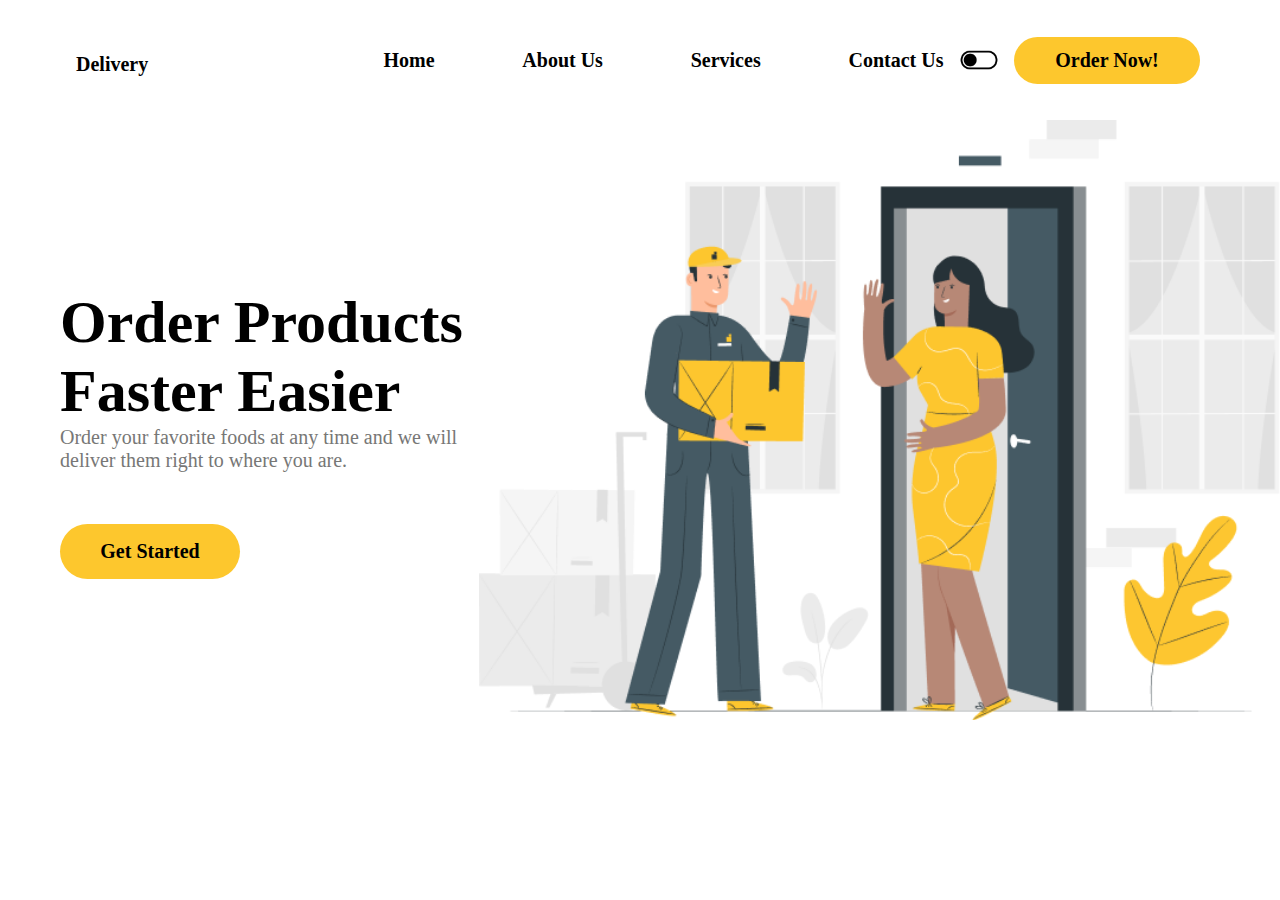
<file: index.html>
<!DOCTYPE html>
<html lang="en">

<head>
    <meta charset="UTF-8">
    <meta http-equiv="X-UA-Compatible" content="IE=edge">
    <meta name="viewport" content="width=device-width, initial-scale=1.0">
    <link rel="preconnect" href="https://fonts.googleapis.com">
    <link rel="preconnect" href="https://fonts.gstatic.com" crossorigin>
    <link
        href="https://fonts.googleapis.com/css2?family=Barlow&family=Poppins&family=Roboto&family=Solitreo&display=swap"
        rel="stylesheet">
    <link rel="stylesheet" href="style/style.css">
    <title>pirveli</title>
</head>

<body>
    <header>
        <h1> <a href="#">Delivery</a> </h1>
        <nav>
            <ul>
                <li> <a href="#">Home</a> </li>
                <li> <a href="#">About Us</a> </li>
                <li> <a href="#">Services</a> </li>
                <li> <a href="#">Contact Us</a> </li>
            </ul>
        </nav>
        <img src="img/switch.png" alt="switch">

        <p>
            Order Now!
        </p>


    </header>
    <main>
        <div class="pirveligverdi">
            <div class="pirvelidiv">
                <p class="pirvelip">Order Products
                    Faster Easier
                </p>
                <p class="meorep">Order your favorite foods at any time and we will deliver them right to where
                    you are.</p>
                <p class="gets">Get Started</p>
            </div>

            <div class="surati">
                <img src="img/Img.png" alt="delivery">
            </div>
        </div>
    </main>
    <footer></footer>


</body>

</html>
</file>
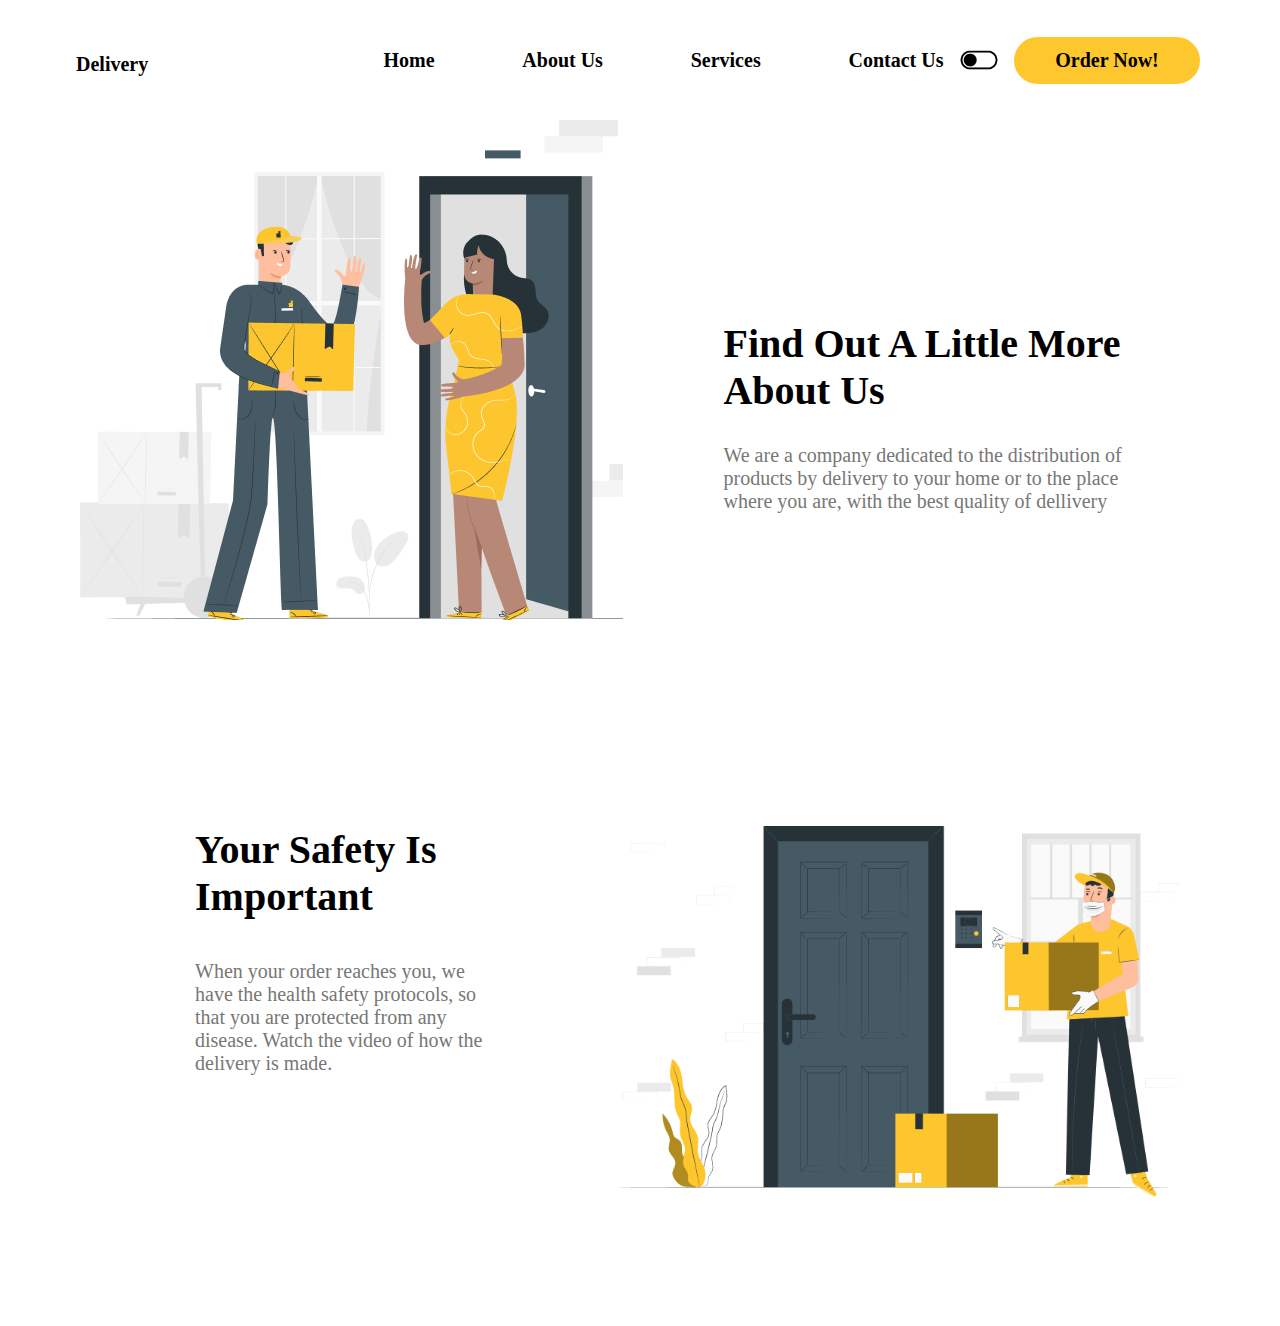
<file: meore.html>
<!DOCTYPE html>
<html lang="en">

<head>
    <meta charset="UTF-8">
    <meta http-equiv="X-UA-Compatible" content="IE=edge">
    <meta name="viewport" content="width=device-width, initial-scale=1.0">
    <link rel="stylesheet" href="style/style.css">
    <title>meore</title>
</head>

<body>
    <header>
        <h1> <a href="#">Delivery</a> </h1>
        <nav>
            <ul>
                <li> <a href="#">Home</a> </li>
                <li> <a href="#">About Us</a> </li>
                <li> <a href="#">Services</a> </li>
                <li> <a href="#">Contact Us</a> </li>
            </ul>
        </nav>
        <img src="img/switch.png" alt="switch">

        <p>
            Order Now!
        </p>

    </header>
    <main>
        <div class="meoregverdi">
            <div class="sur">
                <img src="img/Img.png" alt="delivery">
            </div>
            <div class="divtext">
                <p class="text">
                    Find Out A Little More About Us
                </p>
               
                <p class="abzaci">
                    We are a company dedicated to the distribution of products by delivery to your home or to the place
                    where you are, with the best quality of dellivery
                </p>
            </div>
        </div>

        <div class="meoregverdisdivi">
            <div class="divtxt">
                <p class="textori">Your Safety Is Important </p>
                <p class="abzaciori">
                    When your order reaches you, we have the health safety protocols, so that you are protected from any
                    disease. Watch the video of how the delivery is made.
                </p>
            </div>
            <div class="suratiori">
                <img src="img/Img 2.png" alt="deliver">
            </div>
        </div>
    </main>
    <footer></footer>

</body>

</html>
</file>
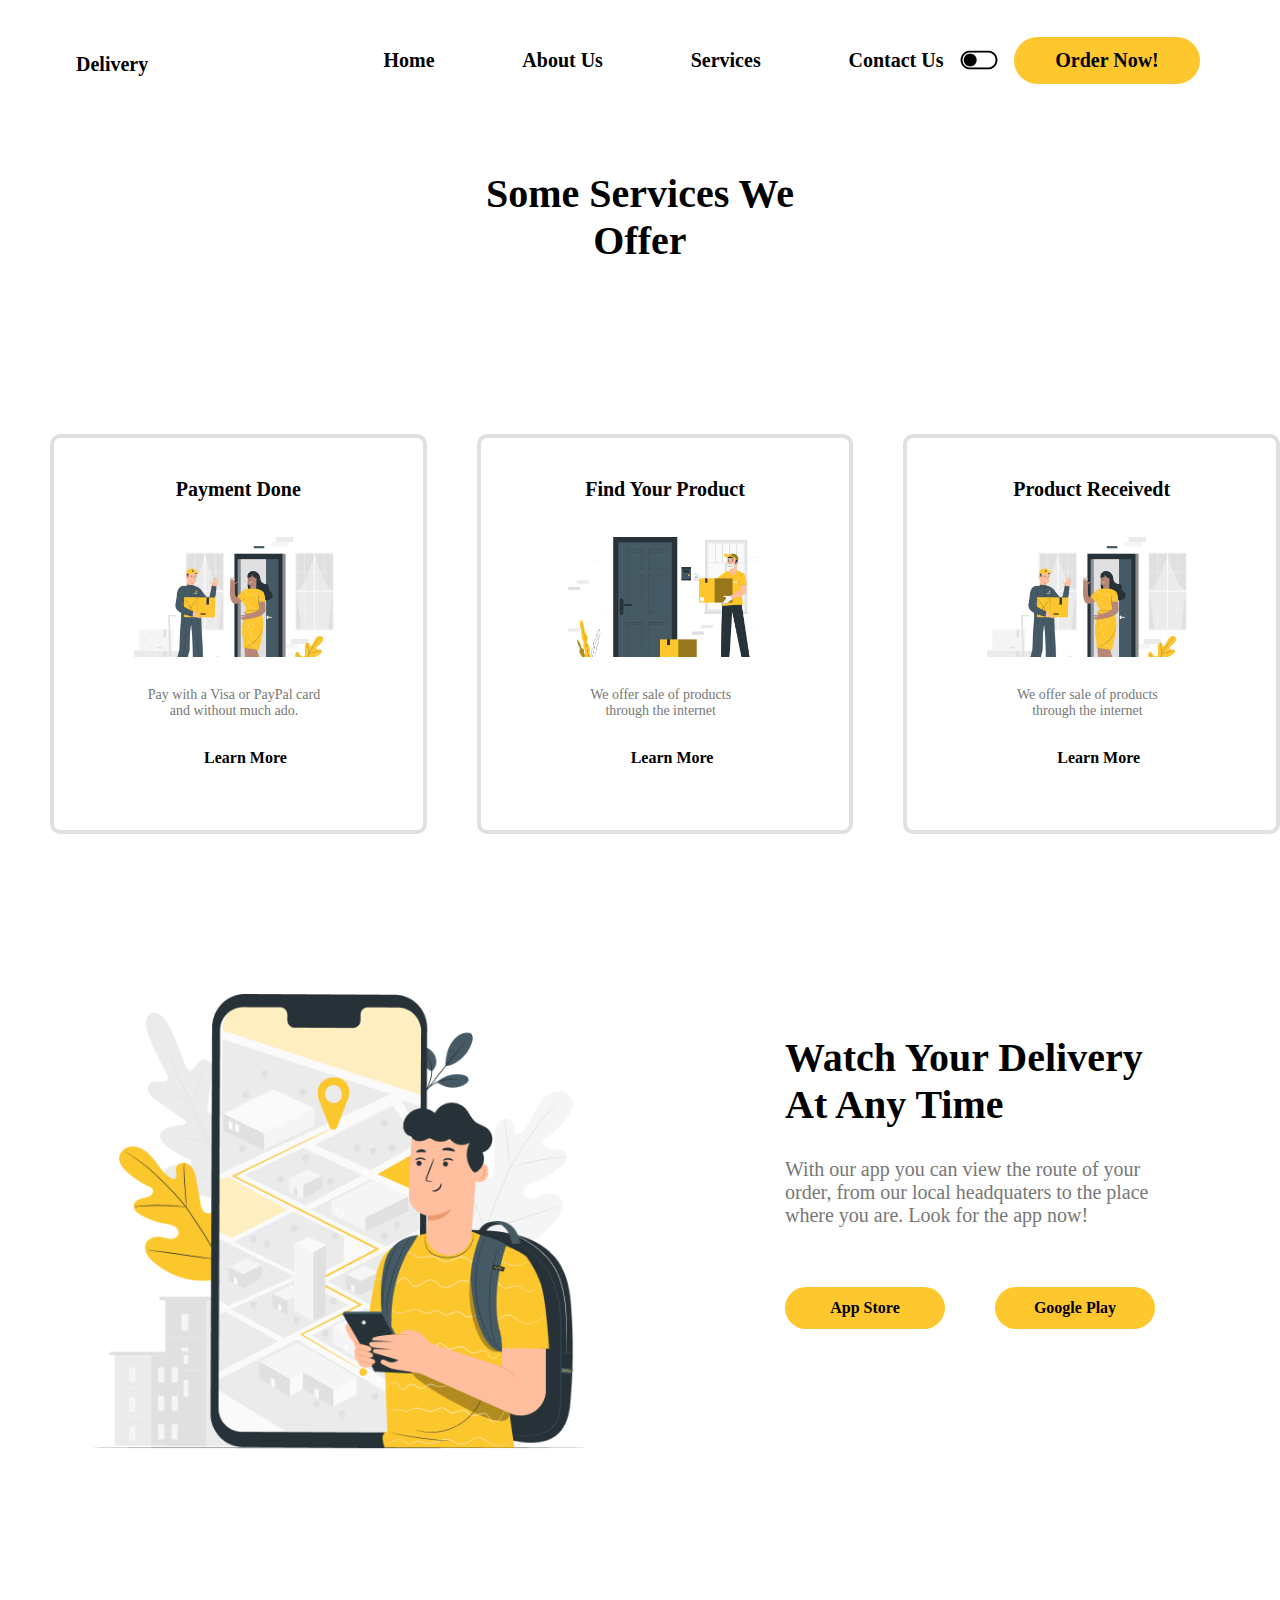
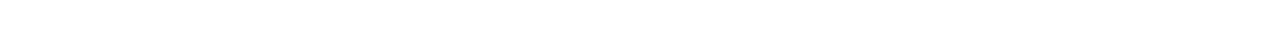
<file: mesame.html>
<!DOCTYPE html>
<html lang="en">

<head>
    <meta charset="UTF-8">
    <meta http-equiv="X-UA-Compatible" content="IE=edge">
    <meta name="viewport" content="width=device-width, initial-scale=1.0">
    <link rel="stylesheet" href="style/style.css">
    <title>mesame</title>
</head>

<body>
    <header>
        <h1> <a href="#">Delivery</a> </h1>
        <nav>
            <ul>
                <li> <a href="#">Home</a> </li>
                <li> <a href="#">About Us</a> </li>
                <li> <a href="#">Services</a> </li>
                <li> <a href="#">Contact Us</a> </li>
            </ul>
        </nav>
        <img src="img/switch.png" alt="switch">

        <p>
            Order Now!
        </p>

    </header>
    <main>
        <h2 class="Sat">Some Services We Offer</h2>
        <div class="artikli">
            <article class="statia">
                <h3>Payment Done</h3>
                <div class="pay">
                    <img src="img/Img.png" alt="pay">
                </div>
                <p class="paytxt">
                    Pay with a Visa or PayPal card and without much ado.
                </p>
                <p class="learnmore">
                    <a href="#">Learn More</a>
                </p>
            </article>

            <article class="statia">
                <h3>Find Your Product</h3>
                <div class="pay">
                    <img src="img/Img 2.png" alt="mitana">
                </div>
                <p class="paytxt">
                    We offer sale of products through the internet
                </p>
                <p class="learnmore">
                    <a href="#">Learn More</a>
                </p>
            </article>

            <article class="statia">
                <h3>Product Receivedt</h3>
                <div class="pay">
                    <img src="img/Img.png" alt="migeba">
                </div>
                <p class="paytxt">
                    We offer sale of products through the internet
                </p>
                <p class="learnmore">
                    <a href="#">Learn More</a>
                </p>
            </article>
        </div>

        <div class="servisebisdivi">
            <div class="mitana">
                <img src="img/Img (1).png" alt="">
            </div>
            <div class="mitteksti">
                <p class="satsami">Watch Your Delivery At Any Time </p>
                <p class="txtsami">With our app you can view the route of your order, from our local headquaters to the
                    place where you are. Look for the app now!</p>
                <div class="aplikaciebi">
                    <p class="app">App Store</p>
                    <p class="app">Google Play</p>
                </div>
            </div>
        </div>
    </main>
    <footer></footer>
</body>

</html>
</file>
<file: style/style.css>
* {
    margin: 0;
    padding: 0;
    list-style-type: none;
    box-sizing: border-box;
    text-decoration: none;
}

header {
    height: 120px;
    background-color: #ffffff;
    color: #000000;
    display: flex;
    justify-content: space-between;
    text-align: center;
    align-items: center;
}

header h1 {
    float: left;
    margin-right: 220px;

}

header h1 a {
    font-size: 20px;
    color: #000000;
    padding-left: 76px;
    padding-top: 62px;
    font-weight: bold;

}

header ul {
    width: 560px;
    display: flex;
    justify-content: space-between;
    text-align: center;
    align-items: center;


}

header ul a {
    font-size: 20px;
    color: #000000;
    font-weight: bold;

}


header img {


    display: flex;
    width: 40px;
}


header p {
    width: 186px;
    font-size: 20px;
    font-weight: bold;
    background-color: #FDC72D;
    border-radius: 60px;
    padding: 12px 30px;
    text-align: center;
    margin-right: 80px;

}

.pirveligverdi {
    display: flex;

}

.pirvelidiv {
    width: 460px;
    height: 260px;
    margin-left: 60px;
    margin-top: 168px;

}


.pirvelip {
    font-size: 60px;
    color: #000000;
    font-weight: bold;

}


.meorep {
    font-size: 20px;
    color: #777776;
}

.gets {
    font-size: 20px;
    font-weight: bold;
    background-color: #FDC72D;
    border-radius: 60px;
    padding: 16px 32px;
    text-align: center;
    width: 180px;
    margin-right: 89px;
    margin-top: 52px;


}

.surati{
    width: 880px;
    height: 720px;
    overflow: hidden;
}

.surati img {
    width: 100%;
}

div.meoregverdi {
    display: flex;
}

.sur {
    width: 680px;
    height: 500px;
    overflow: hidden;
    margin-left: 80px;
}

.mesamedivi img {
    width: 100%;
}

.divtext {
    margin-top: 200px;
    width: 600px;
    height: 506px;
    margin-left: 100px;
    margin-right: 77px;
}


.text {
    width: 400px;
    font-size: 40px;
    font-weight: bold;
    margin-bottom: 30px;
}

.abzaci {
    width: 400px;
    font-size: 20px;
    color: #777776;

}

.divtxt{
    margin-left: 100px;
    width: 600px;
    height: 500px;

}


.textori{
    width: 300px;
    font-size: 40px;
    font-weight: bold;
    margin-bottom: 40px;
}

.abzaciori {
    width: 300px;
    font-size: 20px;
    color: #777776;
    margin-bottom: 280px;
}

.suratiori {
    width: 800px;
    height: 500px;
    overflow: hidden;

}

.suratiori img {
    width: 100%;
}

.meoregverdisdivi {
    display: flex;
    margin-right: 101px;
    margin-left: 95px;

}

h2 {text-align: center;

}

.Sat { width: 350px;
    margin: 50px auto;
    font-size: 40px;
    font-weight: bold;
    margin-bottom: 80px;
    
}

.artikli {
    display: flex;
}

.statia {
    width: 400px;
    height: 400px;
    border: #E0E0E0 solid 4px;
    border-radius: 10px;
    margin-left: 50px;
    margin-top: 90px;
}

 h3 {
    font-size: 20px;
    font-weight: bold;
    text-align: center;
    margin-top: 40px;
    margin-bottom: 36px;
}

.pay {
    width: 200px;
    height: 120px;
    overflow: hidden;
    margin-left: 80px;
}

.pay img {
    width: 100%;
}

.paytxt { width: 240px;
    font-size: 14px;
    color: #777776;
    margin-left: 70px;
    margin: 30px;
    text-align: center;
    padding-left: 60px;
}

.learnmore a {

    color: #000000;
    font-size: 16px;
    font-weight: bold;
    padding-left: 150px;

}




.mitana {
    width: 500px;
    height: 500px;
    overflow: hidden;
    margin-left: 90px;
    margin-top: 160px;
    margin-bottom: 150px;
}

.mitana img {
    width: 100%;
}

.mitteksti {
    width: 500px;
    height: 500px;
    margin-left: 200px;

}

.satsami {
     width: 400px;
    font-size: 40px;
    font-weight: bold;
    margin-top: 200px;


}


.txtsami {
    font-size: 20px;
    color: #777776;
    margin-top: 30px;
    margin-bottom: 60px;
    margin-right: 100px;


}

.app {
    font-size: 16px;
    font-weight: bolder;
    background-color: #FDC72D;
    border-radius: 60px;
    padding: 12px 22px;
    text-align: center;
    width: 160px;
    margin-right: 50px;
}


.aplikaciebi {
    display: flex;
}

.servisebisdivi {
    display: flex;
}

.divotxi{
    display: flex;
    margin-left: 80px;
}

.con {
    width: 30%;
    margin-top: 130px;

}

.contact {
    width: 300px;
    font-size: 40px;
    font-weight: bold;
}


.txtotxi{
    font-size: 20px;
    color: #777776;
    margin-top: 30px;
}

.info {
    margin-top: 90px;
    margin-left: 120px;
}

.info p {
    font-size: 20px;
    color: #777776;
    padding-top: 40px;
}

.info span {
    color: #000000;
    font-weight: bold;

}



.kontakti {
    width: 400px;
    height: 60px;
    font-size: 20px;
    font-weight: bold;
    background-color: #FDC72D;
    border-radius: 60px;
    padding: 16px 32px;
    text-align: center;
    width: 180px;
    margin-top: 200px;
    margin-left: 200px;


}

.foot {
    height: 460px;
    background-color: #FEE395;
    margin-top: 80px;
    display: flex;

}

.foot div  {
    width: 20%;
    margin-top: 90px;
    margin-left: 120px;
}

.del {
    font-size: 20px;
    font-weight: bold;
    color: #070706;
    margin-top: 12px;
    padding: 30px;

}




.our {
    font-size: 20px;
    font-weight: bold;
}

.foot ul li {
    padding-top: 8px;
}

.foot ul li a {
    font-size: 12px;
    color: #777776;


}

.compani {
    font-size: 20px;
    font-weight: bold;

}

.community {
    font-size: 20px;
    font-weight: bold;
}

.socialicons {
    display: flex;
    justify-content: space-between;
    width: 100px;

}

.socialicons li a {
    color: #000000;
}

.socialicons ul li a {
    font-size: 20px;
    font-weight: bold;


}
</file>
